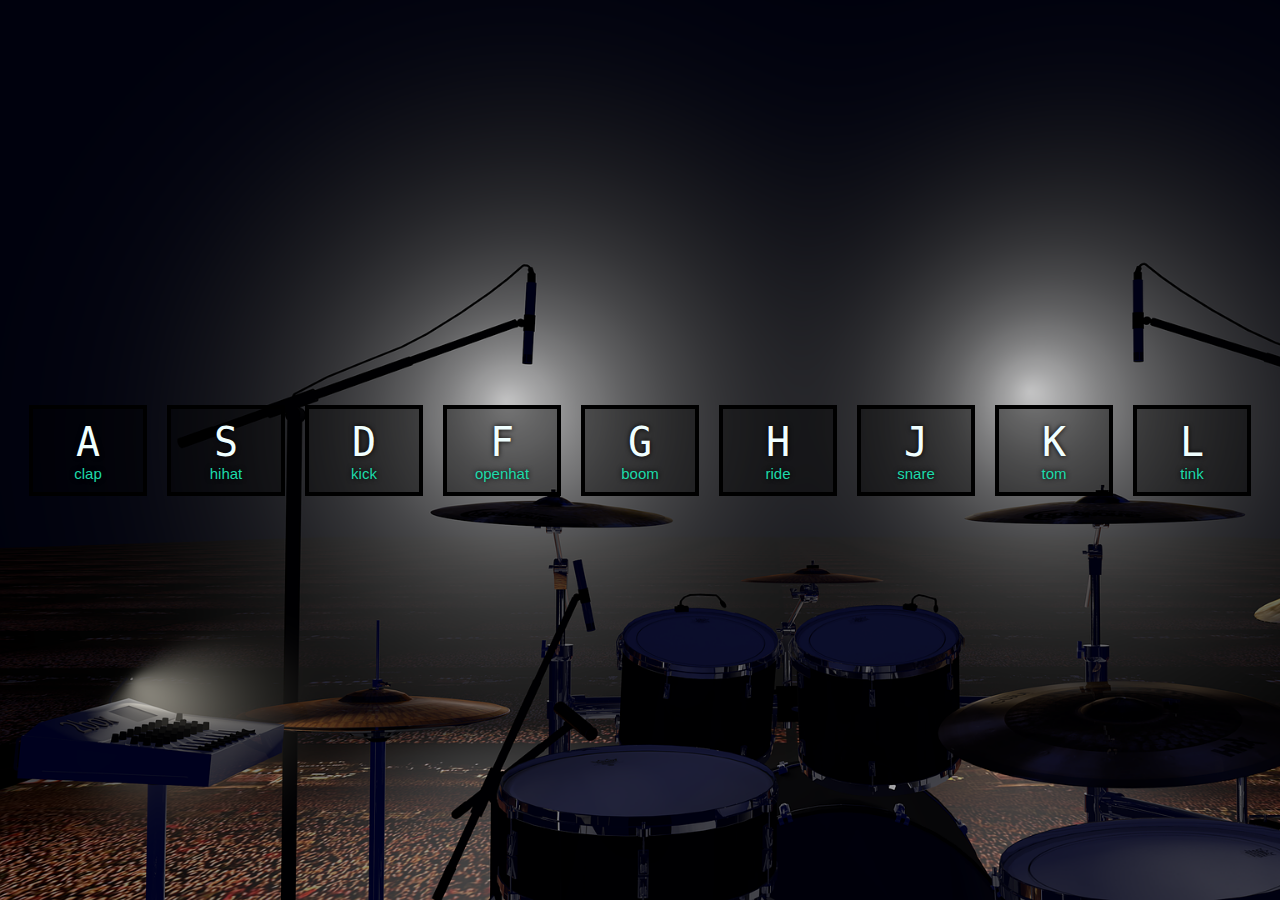
<file: 01.js-drum-kit/index.html>
<!DOCTYPE html>
<html>
<head>
    <meta charset="utf-8" />
    <meta http-equiv="X-UA-Compatible" content="IE=edge">
    <title>Drum Kit</title>
    <meta name="viewport" content="width=device-width, initial-scale=1">
    <link rel="stylesheet" type="text/css" media="screen" href="style.css" />
</head>
<body>
    <div class="keys">
        <div class="key" data-key="65">
            <kbd>A</kbd>
            <span class="sound">clap</span>
        </div>
        <div class="key" data-key="83">
            <kbd>S</kbd>
            <span class="sound">hihat</span>
        </div>
        <div class="key" data-key="68">
            <kbd>D</kbd>
            <span class="sound">kick</span>
        </div>
        <div class="key" data-key="70">
            <kbd>F</kbd>
            <span class="sound">openhat</span>
        </div>
        <div class="key" data-key="71">
            <kbd>G</kbd>
            <span class="sound">boom</span>
        </div>
        <div class="key" data-key="72">
            <kbd>H</kbd>
            <span class="sound">ride</span>
        </div>
        <div class="key" data-key="74">
            <kbd>J</kbd>
            <span class="sound">snare</span>
        </div>
        <div class="key" data-key="75">
            <kbd>K</kbd>
            <span class="sound">tom</span>
        </div>
        <div class="key" data-key="76">
            <kbd>L</kbd>
            <span class="sound">tink</span>
        </div>
    </div>

    <audio data-key="65" src="sounds/clap.wav"></audio>
    <audio data-key="83" src="sounds/hihat.wav"></audio>
    <audio data-key="68" src="sounds/kick.wav"></audio>
    <audio data-key="70" src="sounds/openhat.wav"></audio>
    <audio data-key="71" src="sounds/boom.wav"></audio>
    <audio data-key="72" src="sounds/ride.wav"></audio>
    <audio data-key="74" src="sounds/snare.wav"></audio>
    <audio data-key="75" src="sounds/tom.wav"></audio>
    <audio data-key="76" src="sounds/tink.wav"></audio>

    <script type="text/javascript">
        function playSound(e) {
            var audio = document.querySelector(`audio[data-key="${e.keyCode}"]`);
            var key = document.querySelector(`.key[data-key="${e.keyCode}"]`);
            if(!audio) return;
            key.classList.add('playing');
            audio.currentTime = 0;
            audio.play();
        }
        
        function removeTransition(e) {
            if(e.propertyName !== "transform") return;
            this.classList.remove('playing');
        }

        var keys = document.querySelectorAll('.key');

        keys.forEach(key => key.addEventListener('transitionend', removeTransition));

        window.addEventListener('keydown', playSound); 
    </script>
</body>
</html>
</file>
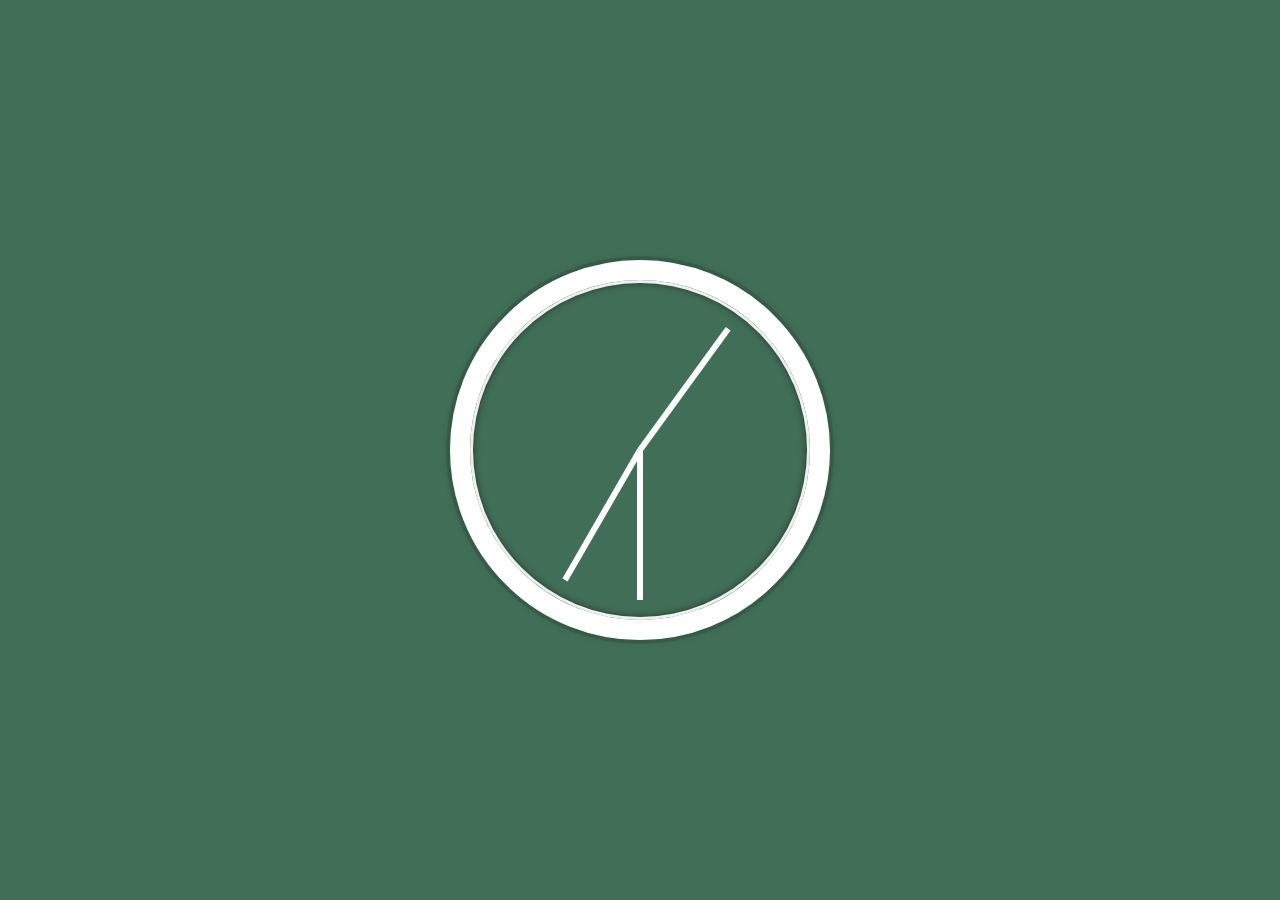
<file: 02.js-and-css-clock/index.html>
<!DOCTYPE html>
<html>
<head>
    <meta charset="utf-8" />
    <meta http-equiv="X-UA-Compatible" content="IE=edge">
    <title>JS and CSS Clock</title>
    <meta name="viewport" content="width=device-width, initial-scale=1">
    <link rel="stylesheet" type="text/css" media="screen" href="style.css" />
</head>
<body>
    <div class="clock">
        <div class="clock-face">
            <div class="hand hour-hand"></div>
            <div class="hand min-hand"></div>
            <div class="hand second-hand"></div>
        </div>
    </div>

    <script>
        var secondHand = document.querySelector('.second-hand');
        var minuteHand = document.querySelector('.min-hand');
        var hourHand = document.querySelector('.hour-hand');

        function getDate() {
            var now = new Date();

            var seconds = now.getSeconds();
            var secondDegree = ((seconds / 60) * 360) + 90;
            // if(seconds == 0) {
            //     secondHand.style.transition = "none";
            // } 
            secondHand.style.transform = `rotate(${secondDegree}deg)`;

            var minutes = now.getMinutes();
            var minuteDegree = ((minutes / 60) * 360) + 90;
            // if(minutes == 0) {
            //     minuteHand.style.transition = "none";
            // } 
            minuteHand.style.transform = `rotate(${minuteDegree}deg)`;

            var hours = now.getHours();
            var hourDegree = ((hours / 12) * 360) + 90;
            // if(hours == 0) {
            //     hourHand.style.transition = "none";
            // } 
            hourHand.style.transform = `rotate(${hourDegree}deg)`;
        }

        setInterval(getDate, 1000);
        getDate();
    </script>
</body>
</html>
</file>
<file: 01.js-drum-kit/style.css>
html {
    background: url("./drums.jpg");
    font-size: 10px;
    background-size: cover;
}

body {
    margin: 0;
    padding: 0;
    font-family: sans-serif;
    color: azure;
}

.keys {
    min-height: 100vh;
    display: flex;
    align-items: center;
    justify-content: center;
    flex: 1;
}

.key {
    width: 10rem;
    border: .4rem solid black;
    margin: 1rem;
    padding: 1rem 0.5rem;
    font-size: 1.5rem;
    text-align: center;
    background: rgba(0,0,0,0.4);
    text-shadow: 0 0 .5rem black;
    transition: all 0.07s ease;
}

kbd {
    display: block;
    font-size: 4rem;
}

.key span {
    color: #1ddaaa
}

.playing {
    transform: scale(1.1);
    border-color: #f15006;
    box-shadow: 0 0 1rem #f15006;
}
</file>
<file: 02.js-and-css-clock/style.css>
html {
    background: url('http://picsum.photos/1920/1080')rgb(65, 110, 86);
    font-size: 10px;
    text-align: center;
    background-size: cover;
}

body {
    margin: 0;
    font-size: 2rem;
    display: flex;
    flex: 1;
    min-height: 100vh;
    align-items: center;
}

.clock {
    width: 30rem;
    height: 30rem;
    border: 20px solid white;
    border-radius: 50%;
    margin: 50px auto;
    position: relative;
    padding: 2rem;
    box-shadow:
    0 0 0 4px rgba(0,0,0,0.1),
    inset 0 0 0 3px #EFEFEF,
    inset 0 0 10px black,
    0 0 10px rgba(0,0,0,0.2);
}

.clock-face {
    position: relative;
    width: 100%;
    height: 100%;
    transform: translateY(-3px);
}

.hand {
    width: 50%;
    height: 6px;
    background: rgb(255, 255, 255);
    position: absolute;
    top: 50%;
    transform-origin: 100%;
    transform: rotate(90deg);
    transition: none .5s cubic-bezier(0.1, 2.7, 0.58, 1);
    
}
</file>
